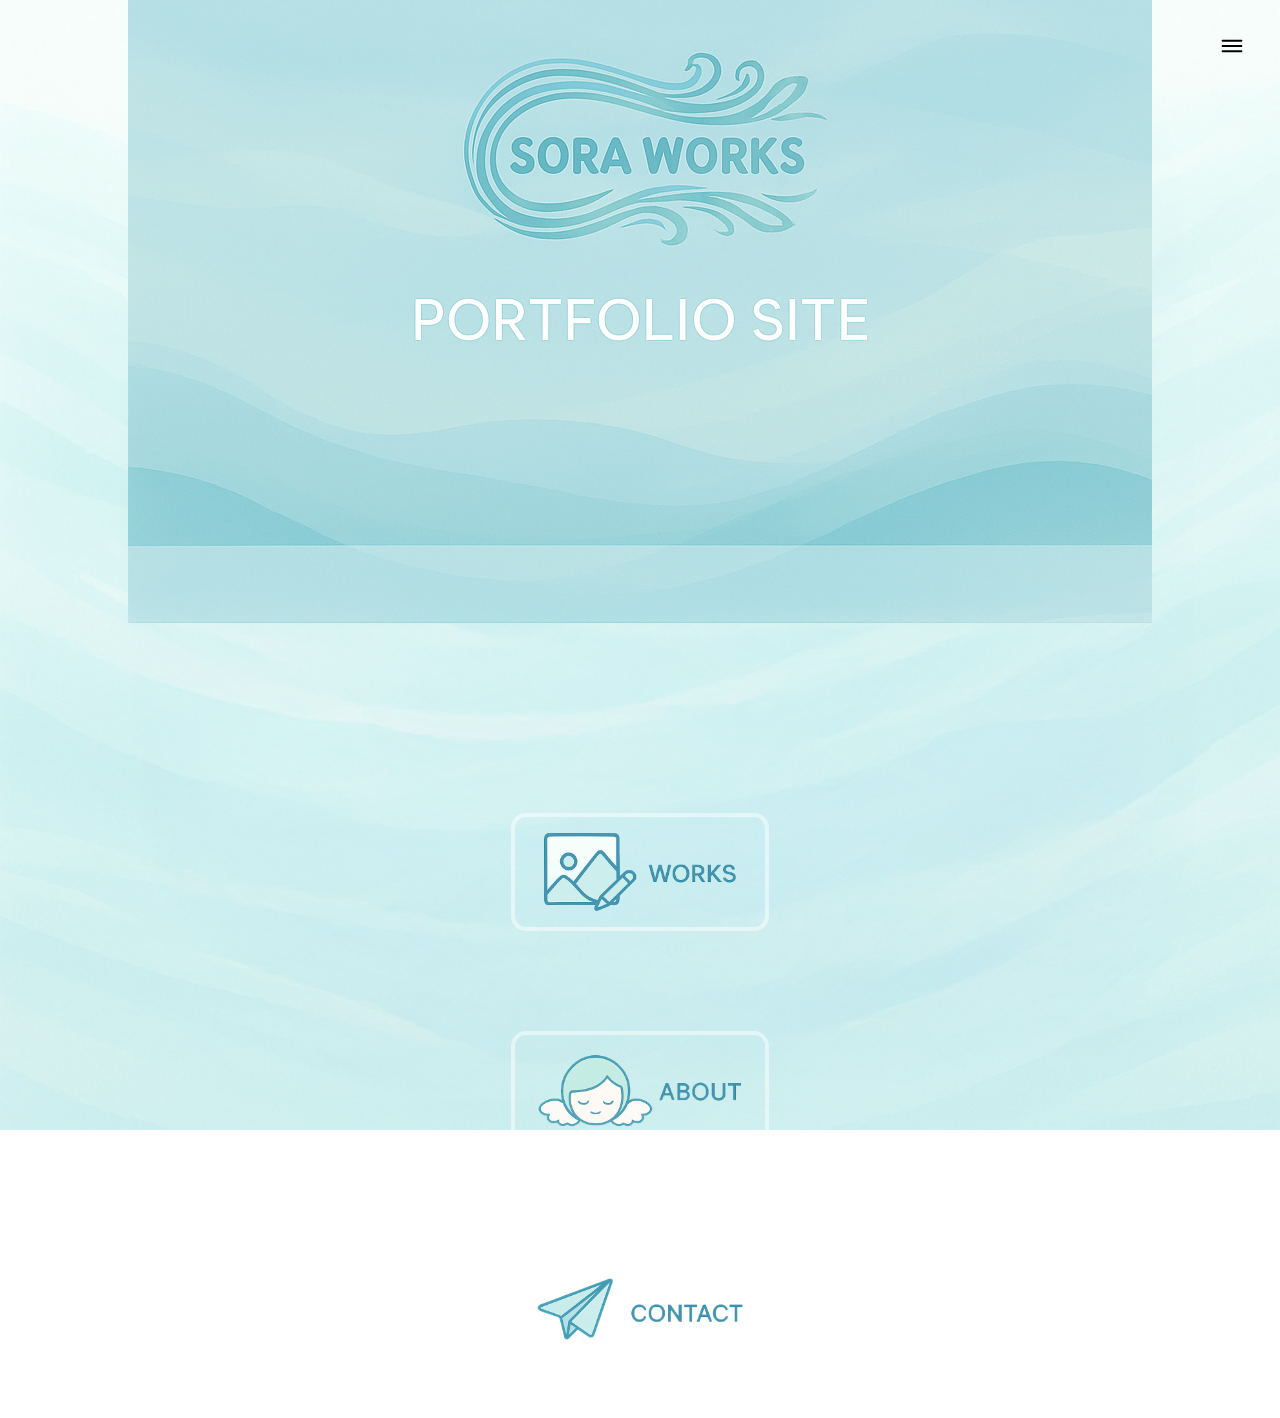
<file: index.html>
<!DOCTYPE html>
<html lang="ja">
  <head>
    <meta charset="UTF-8">
    <meta name="viewport" content="width=device-width,initial-scale=1">
    <link rel="stylesheet" href="css/reset.css">
    <link rel="preconnect" href="https://fonts.gstatic.com">
    <link rel="stylesheet" href="https://fonts.googleapis.com/css2?family=Catamaran:wght@400;700&family=Noto+Sans+JP:wght@400;700&display=swap">
    <link rel="stylesheet" href="css/style.css">
    <script src="js/script.js" defer></script>
    <title>Sora works</title>
    <meta name="google-site-verification" content="OaJWIbEKhtPJHTuF_8JISanIAkYvN1SXGc8MPTRYksU" />
  </head>
  <body class="topPage">
    <!-- ローディング画面 -->
     <div id="loading">
      <img class="spinner" src="images/loading.png" alt="ローディング画面">
     </div>

     <!-- ナビゲーションメニュー ↓↓ 追加 ↓↓ -->
    <nav>
        <button id="menu-open" class="btn-menu">
            <svg height="24" viewBox="0 0 24 24" width="24" xmlns="http://www.w3.org/2000/svg">
                <title>メニューを開く</title>
                <path clip-rule="evenodd" d="m4.25 8c0-.41421.33579-.75.75-.75h14c.4142 0 .75.33579.75.75s-.3358.75-.75.75h-14c-.41421 0-.75-.33579-.75-.75zm0 4c0-.4142.33579-.75.75-.75h14c.4142 0 .75.3358.75.75s-.3358.75-.75.75h-14c-.41421 0-.75-.3358-.75-.75zm.75 3.25c-.41421 0-.75.3358-.75.75s.33579.75.75.75h14c.4142 0 .75-.3358.75-.75s-.3358-.75-.75-.75z" fill-rule="evenodd"/>
            </svg>
        </button>
        <div id="menu-panel">
            <button id="menu-close" class="btn-menu">
                <svg height="24" viewBox="0 0 24 24" width="24" xmlns="http://www.w3.org/2000/svg">
                    <title>メニューを閉じる</title>
                    <path clip-rule="evenodd" d="m7.53033 6.46967c-.29289-.29289-.76777-.29289-1.06066 0s-.29289.76777 0 1.06066l4.46963 4.46967-4.46963 4.4697c-.29289.2929-.29289.7677 0 1.0606s.76777.2929 1.06066 0l4.46967-4.4696 4.4697 4.4696c.2929.2929.7677.2929 1.0606 0s.2929-.7677 0-1.0606l-4.4696-4.4697 4.4696-4.46967c.2929-.29289.2929-.76777 0-1.06066s-.7677-.29289-1.0606 0l-4.4697 4.46963z" fill-rule="evenodd"/>
                </svg>
            </button>
            <ul class="menu-list">
                <li><a href="index.html">TOP</a></li>
                <li><a href="works.html">WORKS</a></li>
                <li><a href="about.html">ABOUT</a></li>
                <li><a href="contact.html">CONTACT</a></li>
                
            </ul>
        </div>
    </nav>
    <!-- ↑↑ 追加 ↑↑ -->

    <header>
      <h1>
        <img src="images/top1.png" alt="トップ上">
      </h1>
    </header>
    <main>
      <ul class="linkList">
        <li>
          <a href="works.html">
            <img src="images/works.png" alt="作品">
            
          </a>
        </li>
        <li>
          <a href="about.html">
            <img src="images/about.png" alt="自己紹介">
            
          </a>
        </li>
        <li>
          <a href="contact.html">
            <img src="images/contact.png" alt="コンタクト">
            
          </a>
        </li>
      </ul>
    </main>
  </body>
</html>
</file>
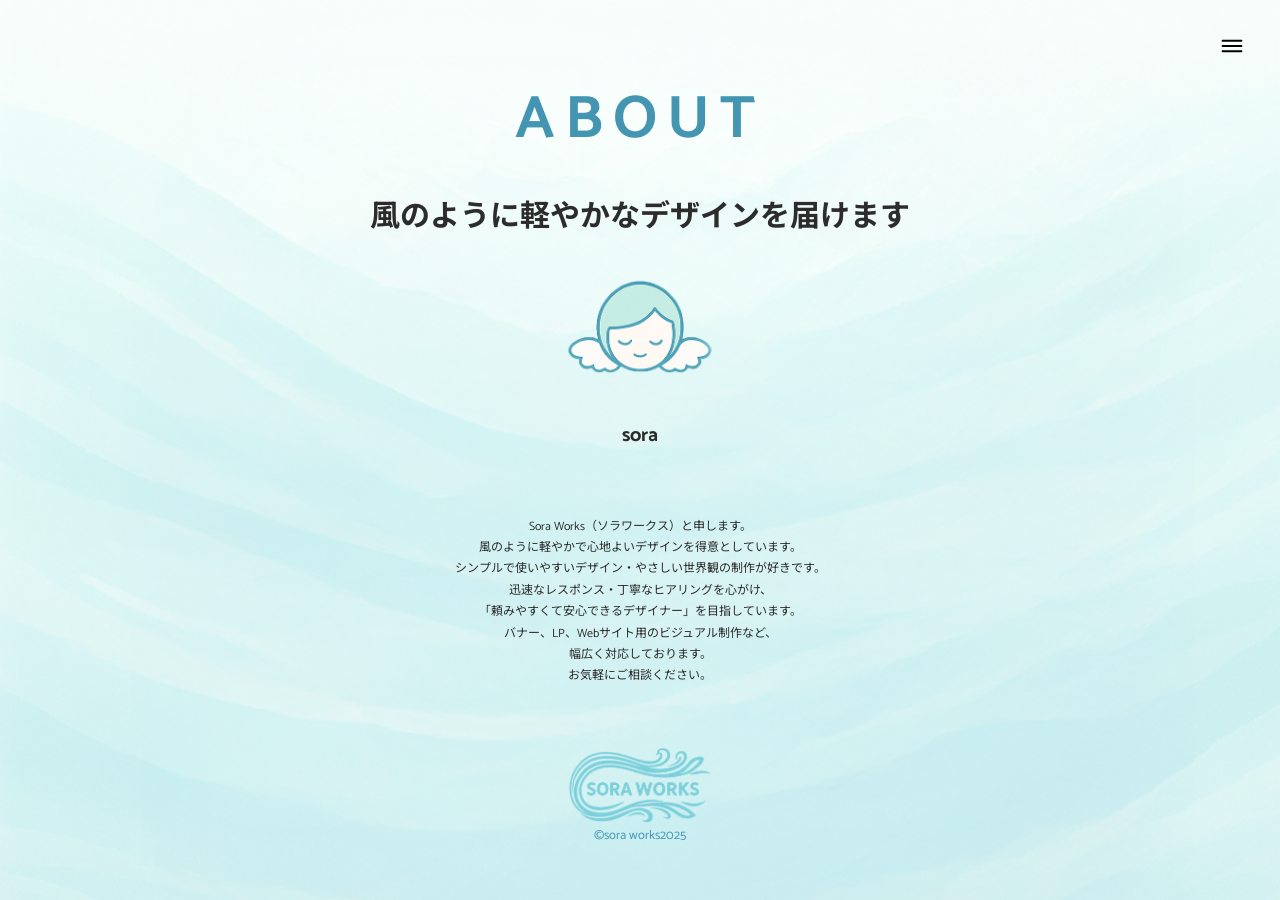
<file: about.html>
<!DOCTYPE html>
<html lang="ja">
  <head>
    <meta charset="UTF-8">
    <meta name="viewport" content="width=device-width,initial-scale=1">
    <link rel="stylesheet" href="css/reset.css">
    <link rel="preconnect" href="https://fonts.gstatic.com">
    <link rel="stylesheet" href="https://fonts.googleapis.com/css2?family=Catamaran:wght@400;700&family=Noto+Sans+JP:wght@400;700&display=swap">
    <link rel="stylesheet" href="css/style.css">
    <script src="js/script.js" defer></script>
    <title>about | sora works</title>
  </head>
  <body class="subPage">
    <!-- ナビゲーションメニュー ↓↓ 追加 ↓↓ -->
    <nav>
        <button id="menu-open" class="btn-menu">
            <svg height="24" viewBox="0 0 24 24" width="24" xmlns="http://www.w3.org/2000/svg">
                <title>メニューを開く</title>
                <path clip-rule="evenodd" d="m4.25 8c0-.41421.33579-.75.75-.75h14c.4142 0 .75.33579.75.75s-.3358.75-.75.75h-14c-.41421 0-.75-.33579-.75-.75zm0 4c0-.4142.33579-.75.75-.75h14c.4142 0 .75.3358.75.75s-.3358.75-.75.75h-14c-.41421 0-.75-.3358-.75-.75zm.75 3.25c-.41421 0-.75.3358-.75.75s.33579.75.75.75h14c.4142 0 .75-.3358.75-.75s-.3358-.75-.75-.75z" fill-rule="evenodd"/>
            </svg>
        </button>
        <div id="menu-panel">
            <button id="menu-close" class="btn-menu">
                <svg height="24" viewBox="0 0 24 24" width="24" xmlns="http://www.w3.org/2000/svg">
                    <title>メニューを閉じる</title>
                    <path clip-rule="evenodd" d="m7.53033 6.46967c-.29289-.29289-.76777-.29289-1.06066 0s-.29289.76777 0 1.06066l4.46963 4.46967-4.46963 4.4697c-.29289.2929-.29289.7677 0 1.0606s.76777.2929 1.06066 0l4.46967-4.4696 4.4697 4.4696c.2929.2929.7677.2929 1.0606 0s.2929-.7677 0-1.0606l-4.4696-4.4697 4.4696-4.46967c.2929-.29289.2929-.76777 0-1.06066s-.7677-.29289-1.0606 0l-4.4697 4.46963z" fill-rule="evenodd"/>
                </svg>
            </button>
            <ul class="menu-list">
                <li><a href="index.html">TOP</a></li>
                <li><a href="works.html">WORKS</a></li>
                <li><a href="about.html">ABOUT</a></li>
                <li><a href="contact.html">CONTACT</a></li>
                
            </ul>
        </div>
    </nav>
    <!-- ↑↑ 追加 ↑↑ -->
    <header>
      <h1><span>about</span></h1>
    </header>
    <main>
      <section>
        <h2>風のように軽やかな<br class="onlySP">デザインを届けます</h2>
        
        <section class="aboutDetailSec">
          
          <p class="photo"><img src="images/icon2.png" alt="" class="angel floating"></p>
          <h3>sora</h3>
          <p class="text">
            Sora Works（ソラワークス）と申します。<br>
            風のように軽やかで心地よいデザインを得意としています。<br>
            シンプルで使いやすいデザイン・やさしい世界観の制作が好きです。<br>
            迅速なレスポンス・丁寧なヒアリングを心がけ、<br>
            「頼みやすくて安心できるデザイナー」を目指しています。<br>
            バナー、LP、Webサイト用のビジュアル制作など、<br>
            幅広く対応しております。<br>
            お気軽にご相談ください。<br>

          </p>
        </section>
        
      </section>
    </main>
    <footer>
      <p class="footerlogo"><img src="images/footer2.2.png" alt=""></p>
      <p class="copyright"><small>©︎sora works2025</small></p>
    </footer>
  </body>
</html>
</file>
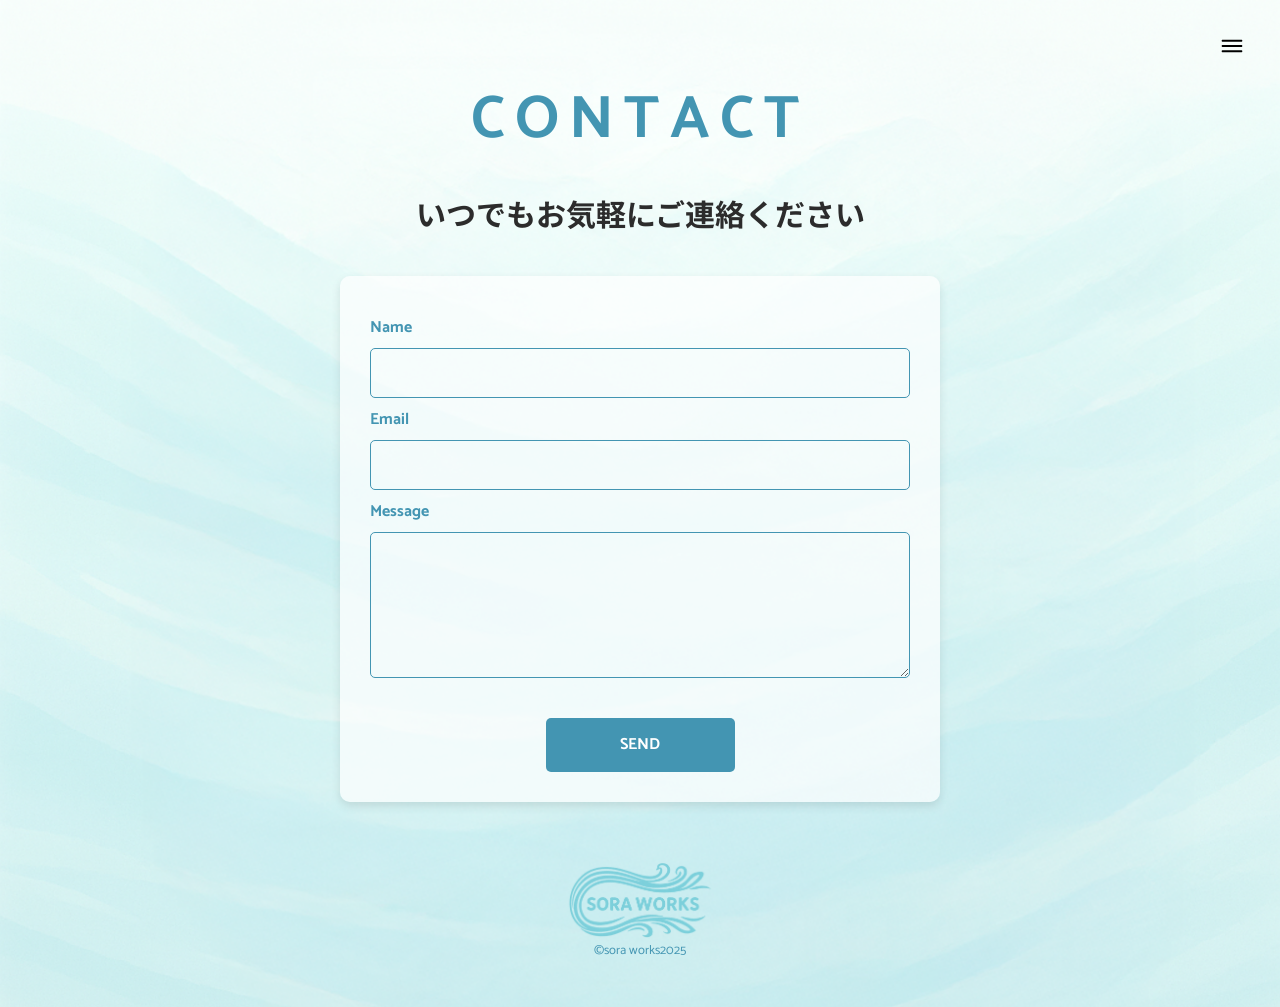
<file: contact.html>
<!DOCTYPE html>
<html lang="ja">
<head>
    <meta charset="UTF-8">
    <meta name="viewport" content="width=device-width,initial-scale=1">
    <link rel="stylesheet" href="css/reset.css">
    <link rel="preconnect" href="https://fonts.gstatic.com">
    <link rel="stylesheet" href="https://fonts.googleapis.com/css2?family=Catamaran:wght@400;700&family=Noto+Sans+JP:wght@400;700&display=swap">
    <link rel="stylesheet" href="css/style.css">
    <script src="js/script.js" defer></script>
    <title>Sora works | contact</title>
</head>
<body class="subPage">
    <!-- ナビゲーションメニュー ↓↓ 追加 ↓↓ -->
    <nav>
        <button id="menu-open" class="btn-menu">
            <svg height="24" viewBox="0 0 24 24" width="24" xmlns="http://www.w3.org/2000/svg">
                <title>メニューを開く</title>
                <path clip-rule="evenodd" d="m4.25 8c0-.41421.33579-.75.75-.75h14c.4142 0 .75.33579.75.75s-.3358.75-.75.75h-14c-.41421 0-.75-.33579-.75-.75zm0 4c0-.4142.33579-.75.75-.75h14c.4142 0 .75.3358.75.75s-.3358.75-.75.75h-14c-.41421 0-.75-.3358-.75-.75zm.75 3.25c-.41421 0-.75.3358-.75.75s.33579.75.75.75h14c.4142 0 .75-.3358.75-.75s-.3358-.75-.75-.75z" fill-rule="evenodd"/>
            </svg>
        </button>
        <div id="menu-panel">
            <button id="menu-close" class="btn-menu">
                <svg height="24" viewBox="0 0 24 24" width="24" xmlns="http://www.w3.org/2000/svg">
                    <title>メニューを閉じる</title>
                    <path clip-rule="evenodd" d="m7.53033 6.46967c-.29289-.29289-.76777-.29289-1.06066 0s-.29289.76777 0 1.06066l4.46963 4.46967-4.46963 4.4697c-.29289.2929-.29289.7677 0 1.0606s.76777.2929 1.06066 0l4.46967-4.4696 4.4697 4.4696c.2929.2929.7677.2929 1.0606 0s.2929-.7677 0-1.0606l-4.4696-4.4697 4.4696-4.46967c.2929-.29289.2929-.76777 0-1.06066s-.7677-.29289-1.0606 0l-4.4697 4.46963z" fill-rule="evenodd"/>
                </svg>
            </button>
            <ul class="menu-list">
                <li><a href="index.html">TOP</a></li>
                <li><a href="works.html">WORKS</a></li>
                <li><a href="about.html">ABOUT</a></li>
                <li><a href="contact.html">CONTACT</a></li>
                
            </ul>
        </div>
    </nav>
    <!-- ↑↑ 追加 ↑↑ -->
    <header>
      <h1><span>contact</span></h1>
    </header>
    <main>
    <section>
         <h2>いつでもお気軽にご連絡ください</h2>
    <section class="contact-section">
        

        <!-- Contact Form -->
        <form action="https://docs.google.com/forms/u/0/d/e/1FAIpQLSebQPaQMvTMl-Dckcu6i80xW3YDtzJEF0yCPcQe4h20Ew2D6A/formResponse?pli=1" target="_self" method="POST" id="mG61Hd" 
        class="contact-form">
            <label for="name">name</label>
            <input type="text" id="name" name="entry.1503306433" required>

            <label for="email">email</label>
            <input type="email" id="email" name="entry.170664762" required>

            <label for="message">message</label>
            <textarea id="message" name="entry.152936152" rows="5" required></textarea>

            <button type="submit" class="submit-btn">SEND</button>
        </form>

        
    </section>
    </section>
    </main>
   <footer>
      <p class="footerlogo"><img src="images/footer2.2.png" alt=""></p>
      <p class="copyright"><small>©︎sora works2025</small></p>
    </footer>
</body>
</html>
</file>
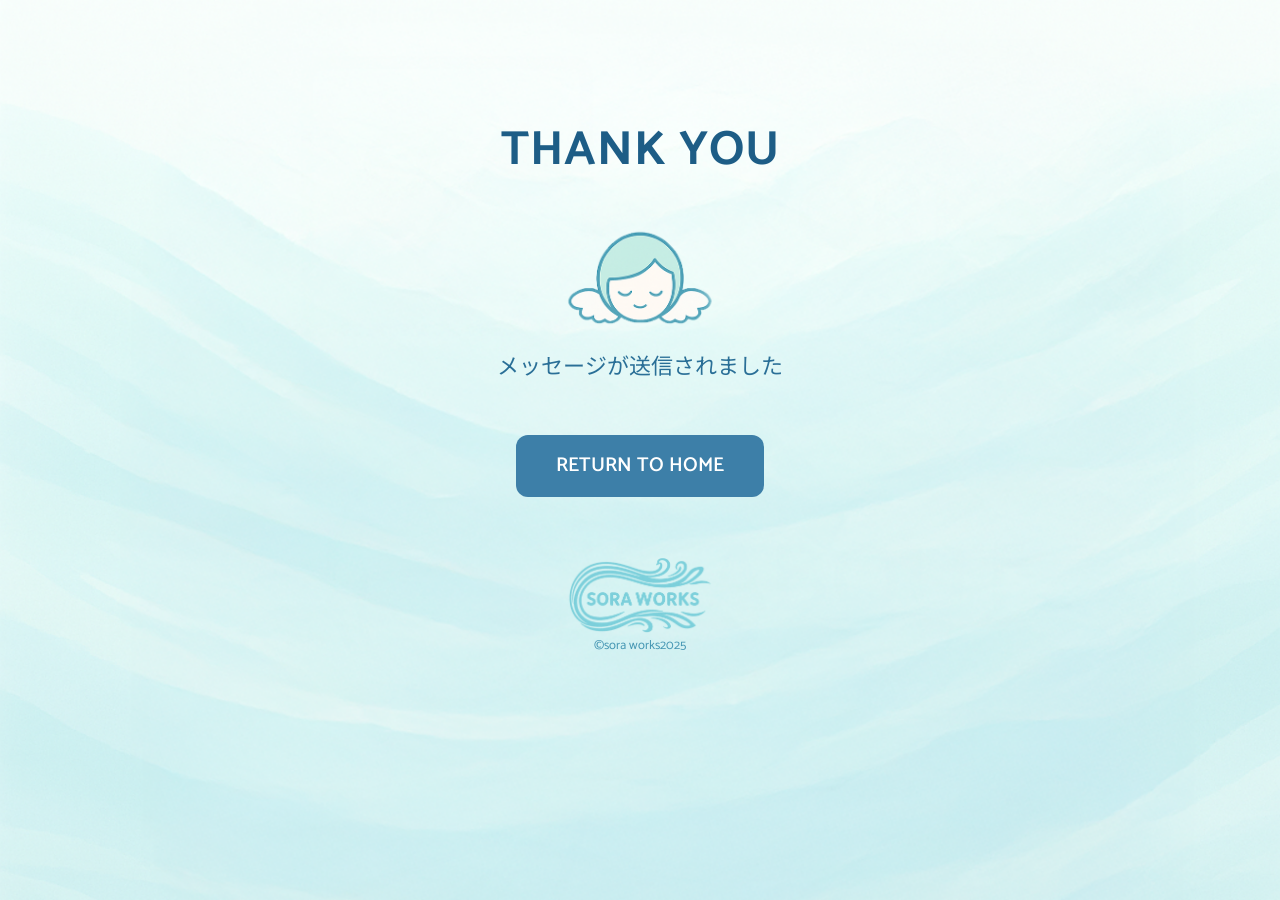
<file: thanks.html>
<!DOCTYPE html>
<html lang="ja">
<head>
   <meta charset="UTF-8">
    <meta name="viewport" content="width=device-width,initial-scale=1">
    <link rel="stylesheet" href="css/reset.css">
    <link rel="preconnect" href="https://fonts.gstatic.com">
    <link rel="stylesheet" href="https://fonts.googleapis.com/css2?family=Catamaran:wght@400;700&family=Noto+Sans+JP:wght@400;700&display=swap">
    <link rel="stylesheet" href="css/style.css">
    <title>thanks | sora works</title>
</head>
<body class="subPage">

    <div class="container">
        <h1>THANK YOU</h1>

        <!-- 天使イラスト（画像は差し替え可能） -->
        <img src="images/icon2.png" alt="Angel Icon" class="angel floating">

        <p class="message">メッセージが送信されました</p>

        <a href="index.html" class="btn">RETURN TO HOME</a>
    </div>
<footer>
      <p class="footerlogo"><img src="images/footer2.2.png" alt=""></p>
      <p class="copyright"><small>©︎sora works2025</small></p>
    </footer>
</body>
</html>
</file>
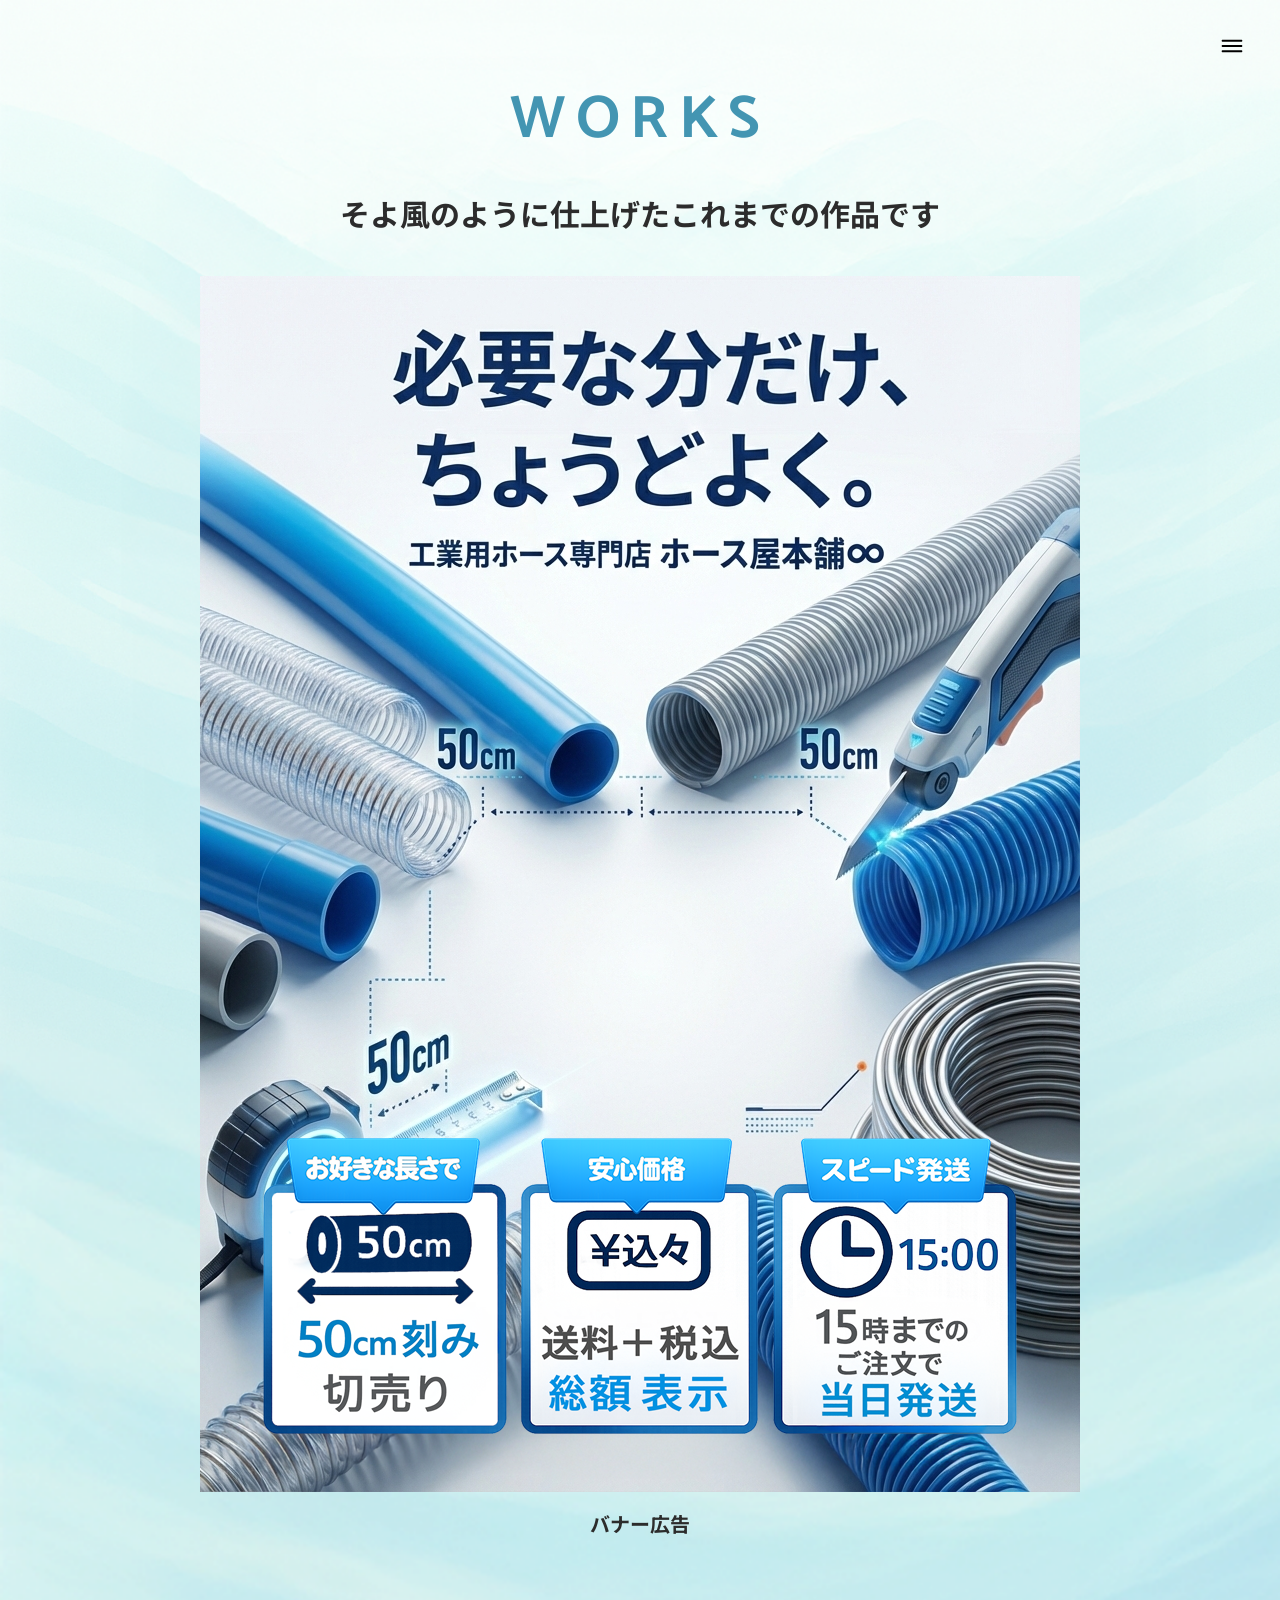
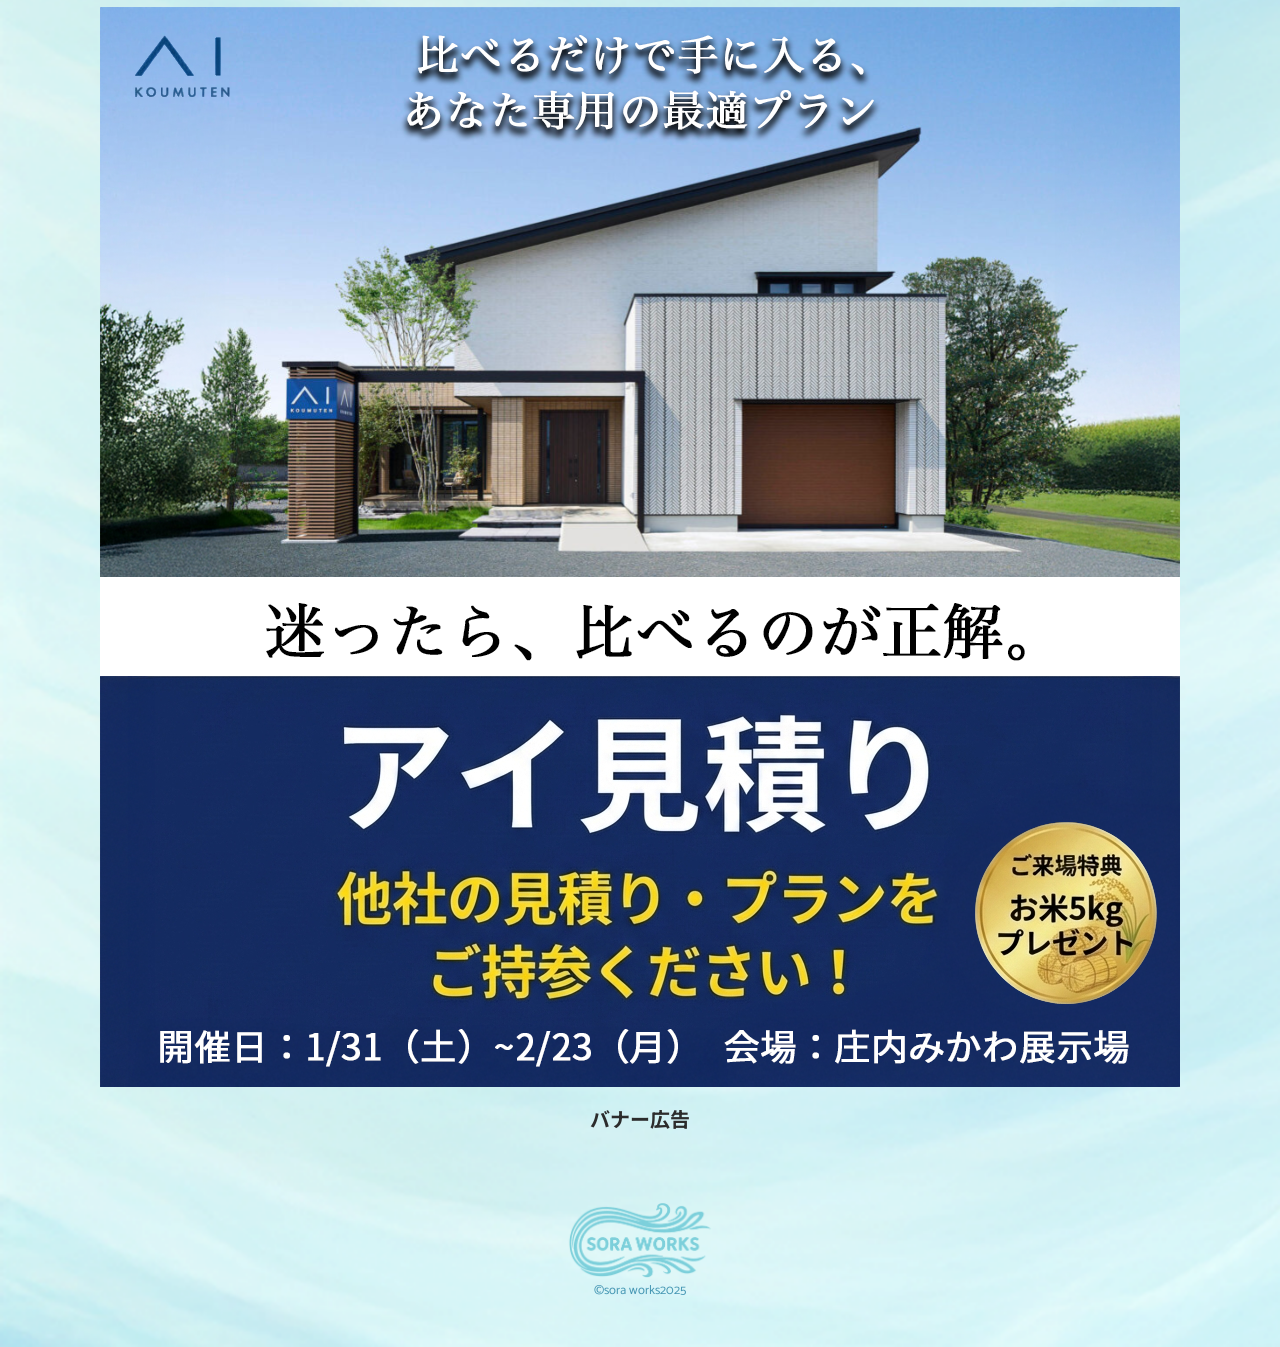
<file: works.html>
<!DOCTYPE html>
<html lang="ja">
  <head>
    <meta charset="UTF-8">
    <meta name="viewport" content="width=device-width,initial-scale=1">
    <link rel="stylesheet" href="css/reset.css">
    <link rel="preconnect" href="https://fonts.gstatic.com">
    <link rel="stylesheet" href="https://fonts.googleapis.com/css2?family=Catamaran:wght@400;700&family=Noto+Sans+JP:wght@400;700&display=swap">
    <link rel="stylesheet" href="css/style.css">
    <script src="js/script.js" defer></script>
    <title>works | sora works</title>
  </head>
  <body class="subPage">
    <!-- ナビゲーションメニュー ↓↓ 追加 ↓↓ -->
    <nav>
        <button id="menu-open" class="btn-menu">
            <svg height="24" viewBox="0 0 24 24" width="24" xmlns="http://www.w3.org/2000/svg">
                <title>メニューを開く</title>
                <path clip-rule="evenodd" d="m4.25 8c0-.41421.33579-.75.75-.75h14c.4142 0 .75.33579.75.75s-.3358.75-.75.75h-14c-.41421 0-.75-.33579-.75-.75zm0 4c0-.4142.33579-.75.75-.75h14c.4142 0 .75.3358.75.75s-.3358.75-.75.75h-14c-.41421 0-.75-.3358-.75-.75zm.75 3.25c-.41421 0-.75.3358-.75.75s.33579.75.75.75h14c.4142 0 .75-.3358.75-.75s-.3358-.75-.75-.75z" fill-rule="evenodd"/>
            </svg>
        </button>
        <div id="menu-panel">
            <button id="menu-close" class="btn-menu">
                <svg height="24" viewBox="0 0 24 24" width="24" xmlns="http://www.w3.org/2000/svg">
                    <title>メニューを閉じる</title>
                    <path clip-rule="evenodd" d="m7.53033 6.46967c-.29289-.29289-.76777-.29289-1.06066 0s-.29289.76777 0 1.06066l4.46963 4.46967-4.46963 4.4697c-.29289.2929-.29289.7677 0 1.0606s.76777.2929 1.06066 0l4.46967-4.4696 4.4697 4.4696c.2929.2929.7677.2929 1.0606 0s.2929-.7677 0-1.0606l-4.4696-4.4697 4.4696-4.46967c.2929-.29289.2929-.76777 0-1.06066s-.7677-.29289-1.0606 0l-4.4697 4.46963z" fill-rule="evenodd"/>
                </svg>
            </button>
            <ul class="menu-list">
                <li><a href="index.html">TOP</a></li>
                <li><a href="works.html">WORKS</a></li>
                <li><a href="about.html">ABOUT</a></li>
                <li><a href="contact.html">CONTACT</a></li>
                
            </ul>
        </div>
    </nav>
    <!-- ↑↑ 追加 ↑↑ -->
    <header>
      <h1><span>works</span></h1>
    </header>
    <main>
      <section>
        <h2>そよ風のように仕上げた<br class="onlySP">これまでの作品です</h2>
        
        <section class="aboutDetailSec">
          
          <p class="photo"><img src="images/works01.png" alt="作品１" class="works01"></p>
          <h3>バナー広告</h3>
          <!-- <p class="text">
            製造会社のバナー広告として作成しました。

          </p> -->

          <p class="photo"><img src="images/works02.png" alt="作品１" class="works01"></p>
          <h3>バナー広告</h3>
          <!-- <p class="text">
            住宅会社のバナー広告として作成しました。

          </p> -->
        </section>
        
      </section>
    </main>
    <footer>
      <p class="footerlogo"><img src="images/footer2.2.png" alt=""></p>
      <p class="copyright"><small>©︎sora works2025</small></p>
    </footer>
  </body>
</html>
</file>
<file: css/style.css>
@charset "utf-8";

/* ローディング画面 */
 #loading{
    transition: all 1s;
    background-color: #ddd;
    position: fixed;
    z-index: 9999;
    inset: 0;
    display: grid;
    place-items: center;
 }

 /* ローディングが終わった時の処理 */
 .loaded{
    opacity: 0;
    visibility: hidden;
 }

 .spinner{
    width: 200px;
    height: 200px;
 }

 /*
SLIDE MENU
================================================ */
/* ----- ↓↓ 追加 ↓↓ ----- */
/* 開閉ボタン */
.btn-menu {
    position: fixed;
    right: 1rem;
    top: 1rem;
    z-index: 4;
    padding: .5rem 1rem;
    border: 1px solid var(--brown);
    border-radius: 50%;
    height: 4rem;
    width: 4rem;
    transition: .4s;
}
.btn-menu svg {
    fill: var(--brown);
    margin-top: .25rem;
    height: 2rem;
    width: 2rem;
}

/* 閉じるボタン */
#menu-close {
    border: 1px solid var(--light-green);
}
#menu-close svg {
    fill: var(--light-green);
}

/* スライドメニューパネル */
#menu-panel {
    position: fixed;
    top: 0;
    right: 0;
    z-index: 4;
    padding: 8rem 2rem 2rem;
    width: max(32vw, 20rem);
    height: 100vh;
    background-color: var(--brown);
    box-shadow: 0 0 2rem var(--brown);
    font-family: var(--oswald-font);
    translate: 100vw;
}
.menu-list {
    list-style: none;
}
.menu-list li {
    margin: 1.5rem 0;
     opacity: 0; 
}
.menu-list a {
    color: var(--light-green);
    text-decoration: none;
    font-size: 2rem;
}


/* ----- ↑↑ 追加 ↑↑ ----- */


/* ★ 全体の高さ設定 (背景が切れないようにする修正) */
/* 全ページ共通デザイン */
 body {
    height: 100%;
    margin: 0;
    padding: 0;
    font-family: 'Catamaran','Noto Sans JP',sans-serif;
    font-size: 16px;
    line-height: 1.5;
    color: #2c2c2c;
    text-align: center;
    
}

/* 全ページ共通デザイン終わり */

.topPage{
    background-image: url(../images/top2.png);
    background-repeat: no-repeat;
    background-position: center top;
    background-size: cover;
    background-attachment: fixed; 
    
    /* ★ padding-top を削除 ★ */
    /* padding-top: 50px; */
    
    min-height: 100%;
}

/* ★ main 要素に padding-top を追加 ★ */
main {
    padding-top: 50px; 
}


/* トップ画像の中央配置 */
.topPage header h1 {
    text-align: center;
}

/* リスト全体の中央配置 */
ul.linkList {
    margin: 50px auto 0;
    max-width: 450px;
    padding: 0;
    
    display: flex;
    flex-direction: column; 
    align-items: center;
}

/* li 要素のスタイルと幅調整 */
ul.linkList li {
    border: 4px solid rgba(255, 255, 255, 0.5);
    border-radius: 15px;
    
    margin-top: 50px;
    margin-bottom: 50px;
    
    width: fit-content;
    
    display: flex;
    justify-content: center;
}

ul.linkList li img {
    /* 現在の画像サイズよりも小さな値に設定してください */
    max-width: 250px; /* 例: 最大幅を300pxに制限 */
    height: auto;     /* 高さは幅に合わせて自動調整 */
}

/* リンクホバーエフェクト */
ul.linkList li a:hover{
    filter: brightness(105%);
}

/* 画像サイズ調整 */
img{
    max-width: 100%;
}    


/* subPage(共通パーツ） */
.subPage{
    background-image: url(../images/sub_bgimage.png);
    background-repeat: no-repeat;
    background-size: cover;
    padding: 35px;
}

.subPage header h1{
    text-align: center;
    font-size: 42px;
    font-weight: 700;
    letter-spacing: .17em;
    text-transform: uppercase;
    margin-top: 40px;
    margin-bottom: 30px;
    color: #4395b2;
}

.subPage h2{
    font-size: 20px;
    font-weight: 700;
    text-align: center;
    letter-spacing: .17;
    margin-bottom: 40px;
    
    
}

.subPage h3{
    font-size: 15px;
    font-weight: 700;
    text-align: center;
    margin-bottom: 30px;
}

.subPage main{
    padding: 0 20px;
}

.photo{
    text-align: center;
    margin-bottom: 20px;
}


.footerlogo{
    width: 150px;
    
    margin: 0 auto;
    margin-top: 60px;

    
}

.copyright{
    margin-top: 0px;
    color: #4395b2;
    margin-bottom: 10px;
    
}


/* subPage(共通パーツ）終わり */

/* aboutpage(個別パーツ) */
.aboutDetailSec .text{
    font-size: 12px;
    line-height: 1.78;
}

/* contactpage(個別パーツ) */


.contact-section {
    background: rgba(255, 255, 255, 0.7);
    border-radius: 10px;
    padding: 30px;
    max-width: 600px;
    margin: 0 auto;
    box-shadow: 0 4px 10px rgba(0, 0, 0, 0.1);
    color: #4395b2;
}


/* Form Styles */
.contact-form {
    display: flex;
    flex-direction: column;
    text-transform: capitalize;
    text-align: left;
    
}

.contact-form label {
    font-weight: bold;
    margin-top: 10px;
}

.contact-form input,
.contact-form textarea {
    margin-top: 8px;
    padding: 12px;
    border: 1px solid #4395b2;
    border-radius: 5px;
    font-size: 1rem;
    color: #333;
}

.contact-form textarea {
    resize: vertical;
}

.submit-btn {
    background-color: #4395b2;
    color: white;
    padding: 15px;
    border: none;
    border-radius: 5px;
    margin-top: 20px;
    cursor: pointer;
    font-size: 1rem;
    transition: background-color 0.3s;
    width: 35%;
    margin: 0 auto;
    margin-top: 40px;
    font-weight: bold;
    text-align: center;
}

.submit-btn:hover {
    filter: brightness(120%);
}




/* thankspage個別パーツ */
/* --- 背景全体 --- */


/* --- メインコンテナ --- */
.container {
    padding-top: 80px;
}

/* --- THANK YOU タイトル --- */
h1 {
    font-size: 48px;
    color: #1d5d86;
    margin-bottom: 40px;
    font-weight: 700;
    letter-spacing: 1px;
}

/* --- 天使イラスト --- */
.angel {
    width: 160px;
    margin-bottom: 30px;
}

/* --- メッセージ文 --- */
.message {
    font-size: 22px;
    color: #2a6f97;
    margin-bottom: 50px;
}

/* --- ボタン --- */
.btn {
    display: inline-block;
    padding: 16px 40px;
    background-color: #3d7fa8;
    color: white;
    text-decoration: none;
    font-size: 20px;
    font-weight: 600;
    border-radius: 12px;
    transition: 0.3s;
}

/* --- ホバー演出 --- */
.btn:hover {
   filter: brightness(120%);
}

/* =====================================
   天使アイコン
===================================== */

.angel {
    width: 160px;
    margin-bottom: 25px;
}

/* ゆっくり上下に浮くアニメーション */
.floating {
    animation: floating 4s ease-in-out infinite;
}

@keyframes floating {
    0%   { transform: translateY(0); }
    50%  { transform: translateY(-14px); }
    100% { transform: translateY(0); }
}


/* ============================
レスポンシブ対応toppage
============================== */

@media screen and (min-width: 920px){
    .subPage header h1{
        font-size: 60px;
    }
    .onlySP{
        display: none;
    }
    .subPage h2{
        font-size: 30px;
        margin-bottom: 36px;
    }
    .subPage h3{
        font-size: 20px;
        font-weight: 700;
        margin-bottom: 65px;
    }
    
}
</file>
